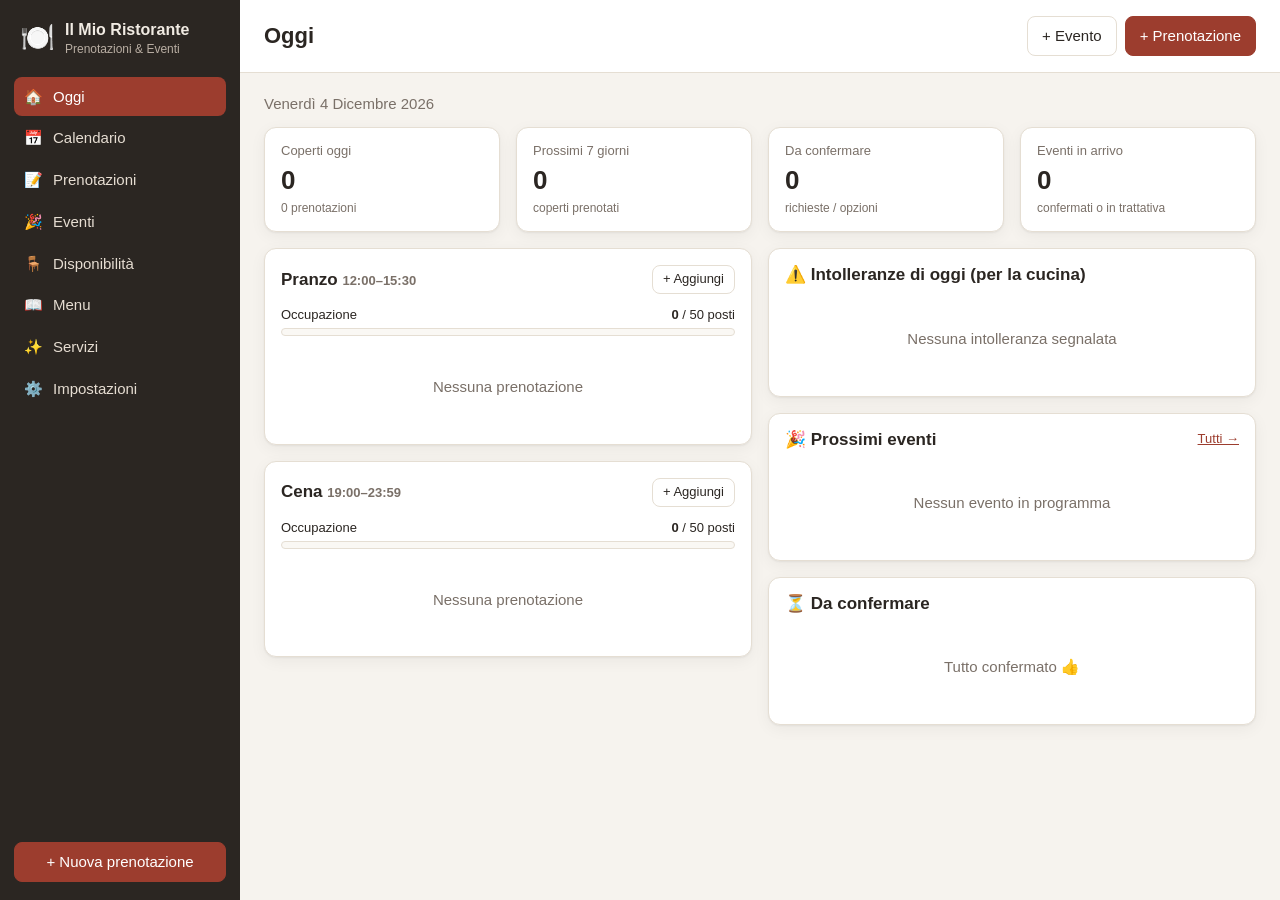
<file: index.html>
<!doctype html>
<html lang="it">
<head>
  <meta charset="utf-8">
  <meta name="viewport" content="width=device-width, initial-scale=1">
  <title>Agenda Ristorante</title>
  <meta name="description" content="Agenda per ristorante: prenotazioni, eventi, disponibilità, menu, intolleranze e servizi aggiuntivi.">
  <link rel="stylesheet" href="styles.css">
</head>
<body>
  <div class="app">
    <aside class="sidebar no-print">
      <div class="brand">
        <span class="brand-logo">🍽️</span>
        <div>
          <div class="brand-name" id="brandName">Agenda Ristorante</div>
          <div class="brand-sub">Prenotazioni &amp; Eventi</div>
        </div>
      </div>
      <nav class="nav" id="nav">
        <a href="#oggi" data-view="oggi"><span>🏠</span><b>Oggi</b></a>
        <a href="#calendario" data-view="calendario"><span>📅</span><b>Calendario</b></a>
        <a href="#prenotazioni" data-view="prenotazioni"><span>📝</span><b>Prenotazioni</b></a>
        <a href="#eventi" data-view="eventi"><span>🎉</span><b>Eventi</b></a>
        <a href="#disponibilita" data-view="disponibilita"><span>🪑</span><b>Disponibilità</b></a>
        <a href="#menu" data-view="menu"><span>📖</span><b>Menu</b></a>
        <a href="#servizi" data-view="servizi"><span>✨</span><b>Servizi</b></a>
        <a href="#impostazioni" data-view="impostazioni"><span>⚙️</span><b>Impostazioni</b></a>
      </nav>
      <button class="btn primary full" id="btnNewSide">+ Nuova prenotazione</button>
    </aside>

    <main class="main">
      <header class="topbar no-print">
        <h1 id="viewTitle">Oggi</h1>
        <span id="syncState" class="badge" hidden></span>
        <div class="topbar-actions">
          <button class="btn" id="btnNewEvent">+ Evento</button>
          <button class="btn primary" id="btnNew">+ Prenotazione</button>
        </div>
      </header>
      <section id="view" class="view"></section>
    </main>
  </div>

  <div class="modal-backdrop" id="modal" hidden>
    <div class="modal" role="dialog" aria-modal="true">
      <div class="modal-head">
        <h2 id="modalTitle"></h2>
        <button class="icon-btn no-print" id="modalClose" aria-label="Chiudi">✕</button>
      </div>
      <div class="modal-body" id="modalBody"></div>
    </div>
  </div>

  <div class="toast" id="toast" hidden></div>

  <div class="auth" id="auth" hidden></div>

  <script src="config.js"></script>
  <script src="app.js"></script>
  <script src="gcal.js"></script>
  <script src="cloud.js"></script>
</body>
</html>
</file>
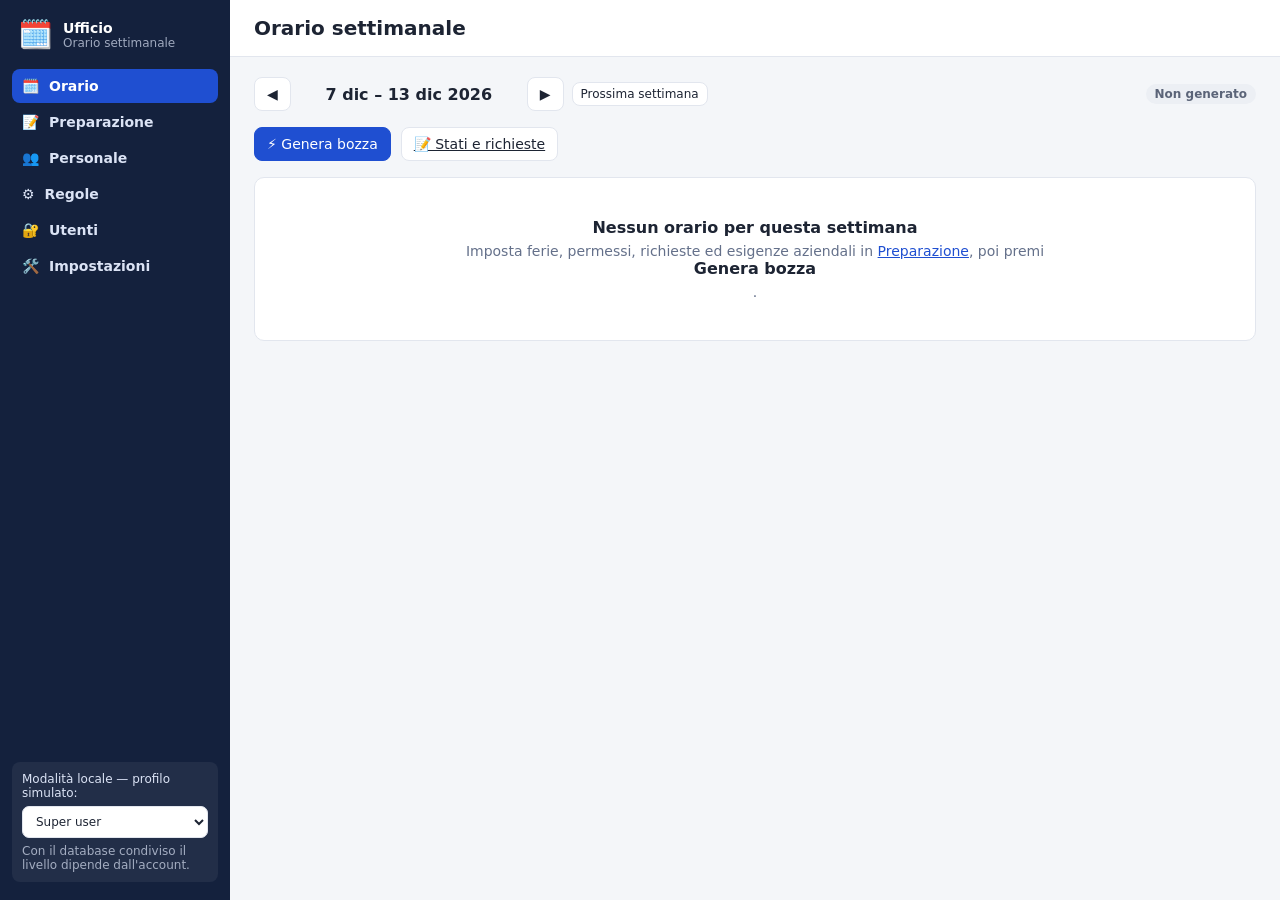
<file: turni/index.html>
<!doctype html>
<html lang="it">
<head>
  <meta charset="utf-8">
  <meta name="viewport" content="width=device-width, initial-scale=1">
  <title>Turni Ufficio</title>
  <meta name="description" content="Generazione e pubblicazione dei turni settimanali dell'ufficio.">
  <link rel="stylesheet" href="styles.css">
</head>
<body>
  <div class="app">
    <aside class="sidebar no-print">
      <div class="brand">
        <span class="brand-logo">🗓️</span>
        <div>
          <div class="brand-name" id="brandName">Turni Ufficio</div>
          <div class="brand-sub">Orario settimanale</div>
        </div>
      </div>
      <nav class="nav" id="nav"></nav>
      <div class="me" id="meBox"></div>
    </aside>

    <main class="main">
      <header class="topbar no-print">
        <h1 id="viewTitle"></h1>
        <span id="syncState" class="badge" hidden></span>
      </header>
      <section id="view" class="view"></section>
    </main>
  </div>

  <div class="modal-backdrop" id="modal" hidden>
    <div class="modal" role="dialog" aria-modal="true">
      <div class="modal-head">
        <h2 id="modalTitle"></h2>
        <button class="icon-btn" data-act="modal-close" aria-label="Chiudi">✕</button>
      </div>
      <div class="modal-body" id="modalBody"></div>
    </div>
  </div>

  <div class="toast" id="toast" hidden></div>
  <div class="auth" id="auth" hidden></div>

  <script src="config.js"></script>
  <script src="app.js"></script>
  <script src="cloud.js"></script>
</body>
</html>
</file>
<file: styles.css>
:root {
  --bg: #f6f3ee;
  --surface: #ffffff;
  --surface-2: #faf8f4;
  --border: #e5ded3;
  --text: #2b2622;
  --muted: #7a7068;
  --primary: #9c3d2e;
  --primary-2: #7e2f23;
  --primary-soft: #f6e5e1;
  --ok: #2f7d4f;
  --ok-soft: #e1f2e7;
  --warn: #b7791f;
  --warn-soft: #fbf0dc;
  --danger: #b42318;
  --danger-soft: #fde8e6;
  --info: #2f5f9c;
  --info-soft: #e3ecf8;
  --radius: 12px;
  --shadow: 0 1px 2px rgba(0,0,0,.05), 0 4px 16px rgba(0,0,0,.05);
}

* { box-sizing: border-box; }
html, body { margin: 0; padding: 0; }
body {
  font-family: -apple-system, BlinkMacSystemFont, "Segoe UI", Roboto, "Helvetica Neue", Arial, sans-serif;
  background: var(--bg);
  color: var(--text);
  font-size: 15px;
  line-height: 1.45;
}
h1, h2, h3, h4 { margin: 0; line-height: 1.2; }
a { color: var(--primary); }
.muted { color: var(--muted); }
.small { font-size: 13px; }
.right { text-align: right; }
.nowrap { white-space: nowrap; }

/* ---------- layout ---------- */
.app { display: flex; min-height: 100vh; }
.sidebar {
  width: 240px; flex-shrink: 0;
  background: #2b2622; color: #f1ebe3;
  padding: 18px 14px; display: flex; flex-direction: column; gap: 18px;
  position: sticky; top: 0; height: 100vh;
}
.brand { display: flex; align-items: center; gap: 10px; padding: 0 6px; }
.brand-logo { font-size: 28px; }
.brand-name { font-weight: 700; font-size: 16px; }
.brand-sub { font-size: 12px; color: #b9aea3; }
.nav { display: flex; flex-direction: column; gap: 2px; flex: 1; }
.nav a {
  display: flex; align-items: center; gap: 10px;
  padding: 9px 10px; border-radius: 8px;
  color: #e6ddd2; text-decoration: none;
}
.nav a b { font-weight: 500; }
.nav a:hover { background: rgba(255,255,255,.07); }
.nav a.active { background: var(--primary); color: #fff; }

.main { flex: 1; min-width: 0; display: flex; flex-direction: column; }
.topbar {
  display: flex; align-items: center; justify-content: space-between; gap: 12px;
  padding: 16px 24px; background: var(--surface);
  border-bottom: 1px solid var(--border);
  position: sticky; top: 0; z-index: 5;
}
.topbar h1 { font-size: 22px; }
.topbar > #syncState { margin-right: auto; }
.topbar-actions { display: flex; gap: 8px; }
.view { padding: 20px 24px 100px; max-width: 1400px; width: 100%; }

/* ---------- components ---------- */
.btn {
  appearance: none; border: 1px solid var(--border); background: var(--surface);
  color: var(--text); padding: 8px 14px; border-radius: 8px; cursor: pointer;
  font: inherit; font-weight: 500; white-space: nowrap;
}
.btn:hover { background: var(--surface-2); }
.btn.primary { background: var(--primary); border-color: var(--primary); color: #fff; }
.btn.primary:hover { background: var(--primary-2); }
.btn.danger { color: var(--danger); border-color: #f1c4bf; }
.btn.danger:hover { background: var(--danger-soft); }
.btn.ghost { border-color: transparent; background: transparent; }
.btn.sm { padding: 4px 10px; font-size: 13px; }
.btn.full { width: 100%; }
.icon-btn { border: none; background: transparent; font-size: 18px; cursor: pointer; padding: 4px 8px; border-radius: 6px; color: var(--muted); }
.icon-btn:hover { background: var(--surface-2); }

.card {
  background: var(--surface); border: 1px solid var(--border);
  border-radius: var(--radius); box-shadow: var(--shadow); padding: 16px;
}
.card + .card { margin-top: 16px; }
.card-head { display: flex; align-items: center; justify-content: space-between; gap: 10px; margin-bottom: 12px; flex-wrap: wrap; }
.card-head h3 { font-size: 17px; }

.grid { display: grid; gap: 16px; }
.grid.cols-2 { grid-template-columns: repeat(2, minmax(0, 1fr)); }
.grid.cols-3 { grid-template-columns: repeat(3, minmax(0, 1fr)); }
.grid.cols-4 { grid-template-columns: repeat(4, minmax(0, 1fr)); }

.stat { padding: 14px 16px; }
.stat .label { font-size: 13px; color: var(--muted); }
.stat .value { font-size: 26px; font-weight: 700; margin-top: 2px; }
.stat .sub { font-size: 12px; color: var(--muted); }

.badge {
  display: inline-flex; align-items: center; gap: 4px;
  padding: 2px 8px; border-radius: 999px; font-size: 12px; font-weight: 600;
  background: var(--surface-2); color: var(--muted); border: 1px solid var(--border);
  white-space: nowrap;
}
.badge.ok { background: var(--ok-soft); color: var(--ok); border-color: transparent; }
.badge.warn { background: var(--warn-soft); color: var(--warn); border-color: transparent; }
.badge.danger { background: var(--danger-soft); color: var(--danger); border-color: transparent; }
.badge.info { background: var(--info-soft); color: var(--info); border-color: transparent; }
.badge.primary { background: var(--primary-soft); color: var(--primary); border-color: transparent; }
.tags { display: flex; flex-wrap: wrap; gap: 4px; }

.toolbar { display: flex; gap: 8px; flex-wrap: wrap; align-items: center; margin-bottom: 14px; }
.toolbar .spacer { flex: 1; }

/* forms */
label.field { display: flex; flex-direction: column; gap: 4px; font-size: 13px; color: var(--muted); font-weight: 500; }
input, select, textarea {
  font: inherit; color: var(--text);
  border: 1px solid var(--border); border-radius: 8px; padding: 8px 10px;
  background: #fff; width: 100%; min-width: 0;
}
input:focus, select:focus, textarea:focus { outline: 2px solid var(--primary-soft); border-color: var(--primary); }
textarea { min-height: 70px; resize: vertical; }
input[type=checkbox], input[type=radio] { width: auto; accent-color: var(--primary); }
.form-grid { display: grid; grid-template-columns: repeat(4, minmax(0, 1fr)); gap: 12px; }
.form-grid .span-2 { grid-column: span 2; }
.form-grid .span-3 { grid-column: span 3; }
.form-grid .span-4 { grid-column: 1 / -1; }
.check { display: inline-flex; align-items: center; gap: 6px; font-size: 14px; color: var(--text); cursor: pointer; padding: 4px 0; }
.check-grid { display: grid; grid-template-columns: repeat(auto-fill, minmax(190px, 1fr)); gap: 2px 14px; }
.pill-choice { display: flex; flex-wrap: wrap; gap: 6px; }
.pill-choice label {
  border: 1px solid var(--border); border-radius: 999px; padding: 6px 12px; cursor: pointer;
  font-size: 14px; background: #fff; user-select: none;
}
.pill-choice input { position: absolute; opacity: 0; pointer-events: none; }
.pill-choice label:has(input:checked) { background: var(--primary); border-color: var(--primary); color: #fff; }

fieldset.section { border: 1px solid var(--border); border-radius: var(--radius); padding: 14px; margin: 0 0 14px; background: var(--surface); }
fieldset.section > legend { font-weight: 700; padding: 0 6px; font-size: 15px; }
details.section { border: 1px solid var(--border); border-radius: var(--radius); margin: 0 0 14px; background: var(--surface); }
details.section > summary { cursor: pointer; padding: 12px 14px; font-weight: 700; list-style: none; display: flex; justify-content: space-between; align-items: center; gap: 8px; }
details.section > summary::-webkit-details-marker { display: none; }
details.section > summary::after { content: "▾"; color: var(--muted); transition: transform .15s; }
details.section[open] > summary::after { transform: rotate(180deg); }
details.section > .section-body { padding: 0 14px 14px; }
.summary-note { font-weight: 400; color: var(--muted); font-size: 13px; margin-left: auto; }

.alert { padding: 10px 12px; border-radius: 8px; font-size: 14px; margin: 8px 0; }
.alert.warn { background: var(--warn-soft); color: #7a5112; }
.alert.danger { background: var(--danger-soft); color: var(--danger); }
.alert.ok { background: var(--ok-soft); color: var(--ok); }
.alert.info { background: var(--info-soft); color: var(--info); }

/* tables */
.table-wrap { overflow-x: auto; }
table { width: 100%; border-collapse: collapse; font-size: 14px; }
th, td { text-align: left; padding: 9px 10px; border-bottom: 1px solid var(--border); vertical-align: top; }
th { font-size: 12px; text-transform: uppercase; letter-spacing: .03em; color: var(--muted); font-weight: 600; background: var(--surface-2); }
tr.clickable { cursor: pointer; }
tr.clickable:hover td { background: var(--surface-2); }

/* booking list items */
.booking {
  display: grid; grid-template-columns: 64px 1fr auto; gap: 12px; align-items: start;
  padding: 12px; border: 1px solid var(--border); border-radius: 10px; background: #fff; cursor: pointer;
  border-left: 4px solid var(--border);
}
.booking + .booking { margin-top: 8px; }
.booking:hover { background: var(--surface-2); }
.booking .time { font-weight: 700; font-size: 17px; }
.booking .who { font-weight: 600; }
.booking .meta { font-size: 13px; color: var(--muted); display: flex; flex-wrap: wrap; gap: 4px 12px; margin-top: 2px; }
.booking .covers { text-align: right; font-weight: 700; font-size: 18px; }
.booking .covers small { display: block; font-weight: 500; font-size: 12px; color: var(--muted); }
.booking.st-confermata, .booking.st-caparra { border-left-color: var(--ok); }
.booking.st-richiesta { border-left-color: var(--warn); }
.booking.st-opzionata { border-left-color: var(--info); }
.booking.st-annullata, .booking.st-noshow { border-left-color: var(--danger); opacity: .6; }
.booking.st-completata { border-left-color: #8a8178; }

/* occupancy bar */
.occ { margin: 6px 0; }
.occ-head { display: flex; justify-content: space-between; font-size: 13px; margin-bottom: 3px; gap: 8px; }
.occ-bar { height: 8px; background: var(--surface-2); border-radius: 999px; overflow: hidden; border: 1px solid var(--border); }
.occ-bar > span { display: block; height: 100%; background: var(--ok); }
.occ-bar.mid > span { background: var(--warn); }
.occ-bar.full > span { background: var(--danger); }

/* calendar */
.cal-head { display: flex; align-items: center; gap: 8px; margin-bottom: 12px; flex-wrap: wrap; }
.cal-head h2 { font-size: 20px; min-width: 200px; text-transform: capitalize; }
.cal { display: grid; grid-template-columns: repeat(7, minmax(0, 1fr)); gap: 6px; }
.cal .dow { font-size: 12px; color: var(--muted); text-transform: uppercase; font-weight: 600; padding: 4px 6px; }
.cal .day {
  background: #fff; border: 1px solid var(--border); border-radius: 10px; min-height: 112px;
  padding: 6px; cursor: pointer; display: flex; flex-direction: column; gap: 3px; overflow: hidden;
}
.cal .day:hover { border-color: var(--primary); }
.cal .day.other { opacity: .45; }
.cal .day.today { outline: 2px solid var(--primary); outline-offset: -1px; }
.cal .day.closed { background: repeating-linear-gradient(45deg, #f4f0ea, #f4f0ea 6px, #efe9e1 6px, #efe9e1 12px); }
.cal .num { font-weight: 700; font-size: 14px; display: flex; justify-content: space-between; align-items: center; }
.cal .turn { font-size: 11px; display: flex; justify-content: space-between; gap: 4px; padding: 1px 5px; border-radius: 5px; background: var(--ok-soft); color: var(--ok); }
.cal .turn.mid { background: var(--warn-soft); color: var(--warn); }
.cal .turn.full { background: var(--danger-soft); color: var(--danger); }
.cal .evdot { display: none; font-size: 11px; }
.cal .ev { font-size: 11px; background: var(--primary-soft); color: var(--primary); border-radius: 5px; padding: 1px 5px; white-space: nowrap; overflow: hidden; text-overflow: ellipsis; }

/* menu */
.dish { display: flex; justify-content: space-between; gap: 10px; padding: 8px 0; border-bottom: 1px dashed var(--border); }
.dish:last-child { border-bottom: none; }
.dish .name { font-weight: 600; }
.dish.flagged .name { color: var(--danger); }
.course-title { font-size: 13px; text-transform: uppercase; letter-spacing: .05em; color: var(--primary); font-weight: 700; margin: 12px 0 4px; }
.course-title:first-child { margin-top: 0; }

.totals { display: grid; grid-template-columns: 1fr auto; gap: 4px 16px; font-size: 14px; }
.totals .grand { font-size: 18px; font-weight: 700; border-top: 1px solid var(--border); padding-top: 6px; margin-top: 4px; }

.row-list .row { display: grid; gap: 8px; align-items: center; margin-bottom: 8px; }
.intol-row { grid-template-columns: 1.4fr 80px 1.6fr auto; }

.empty { text-align: center; padding: 30px 10px; color: var(--muted); }

/* modal */
.modal-backdrop {
  position: fixed; inset: 0; background: rgba(30, 24, 20, .5); z-index: 50;
  display: flex; align-items: flex-start; justify-content: center; padding: 30px 16px; overflow-y: auto;
}
.modal-backdrop[hidden] { display: none; }
.modal { background: var(--bg); border-radius: 16px; width: 100%; max-width: 980px; box-shadow: 0 20px 60px rgba(0,0,0,.3); }
.modal-head { display: flex; justify-content: space-between; align-items: center; padding: 16px 20px; border-bottom: 1px solid var(--border); background: var(--surface); border-radius: 16px 16px 0 0; position: sticky; top: -30px; z-index: 2; }
.modal-head h2 { font-size: 19px; }
.modal-body { padding: 18px 20px; }
.modal-foot { display: flex; gap: 8px; justify-content: flex-end; flex-wrap: wrap; padding-top: 6px; }
.modal-foot .spacer { flex: 1; }

.toast {
  position: fixed; bottom: 24px; left: 50%; transform: translateX(-50%);
  background: #2b2622; color: #fff; padding: 10px 18px; border-radius: 10px; z-index: 100;
  box-shadow: var(--shadow); font-size: 14px;
}
.toast[hidden] { display: none; }

/* login */
body.locked { overflow: hidden; }
.auth {
  position: fixed; inset: 0; z-index: 200; background: var(--bg);
  display: flex; align-items: center; justify-content: center; padding: 16px; overflow-y: auto;
}
.auth[hidden] { display: none; }
.auth-card {
  background: var(--surface); border: 1px solid var(--border); border-radius: 16px; box-shadow: var(--shadow);
  width: 100%; max-width: 380px; padding: 28px 24px; display: flex; flex-direction: column; gap: 12px; text-align: center;
}
.auth-card .field { text-align: left; }
.auth-logo { font-size: 42px; }
.auth-card h2 { font-size: 22px; }
.auth-card p { margin: 0; }
.auth-links { display: flex; justify-content: space-between; gap: 10px; flex-wrap: wrap; font-size: 13px; }

/* print sheet */
.sheet h3 { margin: 14px 0 6px; font-size: 15px; border-bottom: 1px solid var(--border); padding-bottom: 4px; }
.sheet .kv { display: grid; grid-template-columns: 170px 1fr; gap: 3px 12px; font-size: 14px; }
.sheet .kv dt { color: var(--muted); }
.sheet .kv dd { margin: 0; }

/* ---------- responsive ---------- */
@media (max-width: 1100px) {
  .grid.cols-4 { grid-template-columns: repeat(2, minmax(0, 1fr)); }
  .grid.cols-3 { grid-template-columns: repeat(2, minmax(0, 1fr)); }
}
@media (max-width: 860px) {
  .app { flex-direction: column; }
  .sidebar {
    position: fixed; bottom: 0; top: auto; left: 0; right: 0; width: 100%; height: auto;
    flex-direction: row; padding: 4px; z-index: 20; gap: 0;
  }
  .brand, .sidebar .btn { display: none; }
  .nav { flex-direction: row; overflow-x: auto; gap: 0; }
  .nav a { flex-direction: column; gap: 0; font-size: 11px; padding: 6px 8px; min-width: 66px; text-align: center; }
  .nav a span { font-size: 18px; }
  .topbar { padding: 12px 16px; }
  .topbar h1 { font-size: 18px; }
  .view { padding: 16px 16px 100px; }
  .grid.cols-2, .grid.cols-3 { grid-template-columns: minmax(0, 1fr); }
  .form-grid { grid-template-columns: repeat(2, minmax(0, 1fr)); }
  .form-grid .span-3 { grid-column: 1 / -1; }
  .cal { gap: 3px; }
  .cal .day { min-height: 70px; padding: 4px; }
  .cal .turn span:first-child { display: none; }
  .cal .ev { display: none; }
  .cal .closed-lbl { display: none; }
  .cal .evdot { display: inline; }
  .cal .turn { padding: 1px 3px; font-size: 10px; }
  .intol-row { grid-template-columns: 1fr 70px auto; }
  .intol-row .intol-note { grid-column: 1 / -1; grid-row: 2; }
  .modal-backdrop { padding: 0; }
  .modal { border-radius: 0; min-height: 100vh; }
  .modal-head { border-radius: 0; top: 0; }
  .sheet .kv { grid-template-columns: 120px 1fr; }
}
@media (max-width: 480px) {
  .grid.cols-4 { grid-template-columns: repeat(2, minmax(0, 1fr)); }
  .form-grid { grid-template-columns: minmax(0, 1fr); }
  .form-grid .span-2 { grid-column: 1 / -1; }
  .booking { grid-template-columns: 52px 1fr; }
  .booking .covers { grid-column: 1 / -1; text-align: left; }
  .topbar-actions .btn:not(.primary) { display: none; }
}

@media print {
  body { background: #fff; }
  .no-print, .sidebar, .topbar, .view, .modal-foot { display: none !important; }
  .modal-backdrop { position: static; background: none; padding: 0; display: block; }
  .modal { box-shadow: none; max-width: none; background: #fff; }
  .modal-head { position: static; border: none; }
}
.badge[hidden] { display: none; }
.grid > .card + .card { margin-top: 0; }
</file>
<file: turni/styles.css>
:root {
  --bg: #f4f6f9;
  --panel: #ffffff;
  --ink: #1d2433;
  --muted: #64708a;
  --line: #e2e6ee;
  --brand: #1f4fd1;
  --brand-ink: #ffffff;
  --side: #14213d;
  --side-ink: #dbe3f5;
  --m-bg: #dbe8ff; --m-ink: #1742a8;
  --p-bg: #ffe9c7; --p-ink: #8a4b00;
  --ass-bg: #fde2e2; --ass-ink: #a12626;
  --rp-bg: #eceff4; --rp-ink: #5b6478;
  --req-bg: #efe4ff; --req-ink: #5b2aa8;
  --az-bg: #d8f5ee; --az-ink: #0d6b55;
  --ok: #138a4a; --warn: #b26a00; --danger: #c0262d;
  --radius: 10px;
  font-family: system-ui, -apple-system, "Segoe UI", Roboto, sans-serif;
  color: var(--ink);
}
* { box-sizing: border-box; }
body { margin: 0; background: var(--bg); font-size: 14px; }
h1, h2, h3 { margin: 0; }
a { color: var(--brand); }
.app { display: flex; min-height: 100vh; }

/* sidebar */
.sidebar { width: 230px; background: var(--side); color: var(--side-ink); padding: 18px 12px; display: flex; flex-direction: column; gap: 18px; position: sticky; top: 0; height: 100vh; }
.brand { display: flex; gap: 10px; align-items: center; padding: 0 6px; }
.brand-logo { font-size: 28px; }
.brand-name { font-weight: 700; color: #fff; }
.brand-sub { font-size: 12px; opacity: .7; }
.nav { display: flex; flex-direction: column; gap: 2px; }
.nav a { display: flex; gap: 10px; align-items: center; padding: 9px 10px; border-radius: 8px; color: var(--side-ink); text-decoration: none; }
.nav a:hover { background: rgba(255,255,255,.07); }
.nav a.active { background: var(--brand); color: #fff; }
.me { margin-top: auto; font-size: 12px; display: flex; flex-direction: column; gap: 6px; padding: 10px; background: rgba(255,255,255,.06); border-radius: 8px; }
.me select { width: 100%; }
.me .lvl { font-weight: 700; color: #fff; }

.main { flex: 1; min-width: 0; display: flex; flex-direction: column; }
.topbar { display: flex; align-items: center; gap: 12px; padding: 16px 24px; background: var(--panel); border-bottom: 1px solid var(--line); }
.topbar h1 { font-size: 20px; }
.view { padding: 20px 24px 40px; display: flex; flex-direction: column; gap: 16px; }

/* elementi comuni */
.card { background: var(--panel); border: 1px solid var(--line); border-radius: var(--radius); padding: 16px; }
.card h3 { font-size: 15px; margin-bottom: 10px; }
.row { display: flex; gap: 10px; align-items: center; flex-wrap: wrap; }
.spacer { flex: 1; }
.muted { color: var(--muted); }
.small { font-size: 12px; }
.btn { border: 1px solid var(--line); background: var(--panel); color: var(--ink); padding: 8px 12px; border-radius: 8px; cursor: pointer; font: inherit; white-space: nowrap; }
.btn:hover { border-color: #b9c2d3; }
.btn.primary { background: var(--brand); border-color: var(--brand); color: var(--brand-ink); }
.btn.danger { color: var(--danger); }
.btn.ok { background: var(--ok); border-color: var(--ok); color: #fff; }
.btn.sm { padding: 4px 8px; font-size: 12px; }
.btn.full { width: 100%; }
.icon-btn { border: 0; background: none; font-size: 18px; cursor: pointer; color: var(--muted); }
.badge { display: inline-block; padding: 3px 9px; border-radius: 999px; font-size: 12px; font-weight: 600; background: var(--rp-bg); color: var(--rp-ink); }
.badge.ok { background: #d9f4e4; color: var(--ok); }
.badge.warn { background: #fff0d4; color: var(--warn); }
.badge.danger { background: var(--ass-bg); color: var(--danger); }
input, select, textarea { font: inherit; padding: 7px 9px; border: 1px solid var(--line); border-radius: 7px; background: #fff; color: var(--ink); }
input[type=checkbox] { width: 16px; height: 16px; }
input[type=number] { width: 70px; }
input.hhmm { width: 62px; text-align: center; padding: 5px; }
.badge[hidden] { display: none; }
textarea { width: 100%; min-height: 140px; }
.field { display: flex; flex-direction: column; gap: 4px; margin-bottom: 12px; }
.field label { font-size: 12px; color: var(--muted); font-weight: 600; }
fieldset { border: 0; padding: 0; margin: 0; min-width: 0; }
.empty { text-align: center; padding: 40px 20px; color: var(--muted); }
.empty b { display: block; font-size: 16px; color: var(--ink); margin-bottom: 6px; }

/* settimana */
.weeknav { display: flex; align-items: center; gap: 8px; flex-wrap: wrap; }
.weeknav .label { font-weight: 700; font-size: 16px; min-width: 220px; text-align: center; }
.seg { display: inline-flex; border: 1px solid var(--line); border-radius: 8px; overflow: hidden; }
.seg button { border: 0; background: var(--panel); padding: 7px 12px; cursor: pointer; font: inherit; }
.seg button.on { background: var(--brand); color: #fff; }

/* tabelle */
.tablewrap { overflow-x: auto; background: var(--panel); border: 1px solid var(--line); border-radius: var(--radius); }
table { border-collapse: collapse; width: 100%; }
th, td { padding: 7px 9px; border-bottom: 1px solid var(--line); text-align: left; vertical-align: middle; }
th { font-size: 12px; color: var(--muted); font-weight: 600; background: #fafbfd; white-space: nowrap; }
tr.grp td { background: #f3f5fa; font-weight: 700; font-size: 12px; color: var(--muted); letter-spacing: .04em; }
tr.me-row td { background: #fffbe6; }
td.name { white-space: nowrap; font-weight: 600; }
.grid td.cell { text-align: center; min-width: 92px; cursor: default; }
.grid.editable td.cell { cursor: pointer; }
.grid.editable td.cell:hover { outline: 2px solid var(--brand); outline-offset: -2px; }
.chip { display: inline-flex; flex-direction: column; align-items: center; padding: 4px 8px; border-radius: 7px; font-weight: 700; line-height: 1.15; min-width: 70px; }
.chip small { font-weight: 500; font-size: 11px; }
.t-M { background: var(--m-bg); color: var(--m-ink); }
.t-P { background: var(--p-bg); color: var(--p-ink); }
.c-ass { background: var(--ass-bg); color: var(--ass-ink); }
.c-rp { background: var(--rp-bg); color: var(--rp-ink); }
.c-x { color: var(--muted); }
.tag { display: inline-block; font-size: 10px; font-weight: 700; padding: 1px 5px; border-radius: 4px; background: #222b3d; color: #fff; margin-top: 2px; }
.flag { font-size: 11px; margin-left: 2px; }
tfoot td { font-size: 12px; background: #fafbfd; text-align: center; }
tfoot td:first-child { text-align: left; font-weight: 700; }
.cov { display: block; }
.cov.short { color: var(--danger); font-weight: 700; }
.cov.ok { color: var(--ok); }

/* vista per turno */
.byshift { display: grid; grid-template-columns: repeat(auto-fit, minmax(190px, 1fr)); gap: 12px; }
.day { background: var(--panel); border: 1px solid var(--line); border-radius: var(--radius); padding: 12px; }
.day h4 { margin: 0 0 8px; font-size: 14px; }
.shift { border-radius: 8px; padding: 8px; margin-bottom: 8px; }
.shift .h { font-weight: 700; font-size: 12px; margin-bottom: 4px; display: flex; justify-content: space-between; }
.shift ul { margin: 0; padding-left: 16px; }
.shift li { margin: 2px 0; }

/* preparazione */
.prep select { padding: 4px 6px; font-size: 12px; width: 100%; min-width: 120px; }
.s-richiesta { background: var(--req-bg) !important; color: var(--req-ink); }
.s-aziendale { background: var(--az-bg) !important; color: var(--az-ink); }
.s-assenza { background: var(--ass-bg) !important; color: var(--ass-ink); }
.legend { display: flex; gap: 8px; flex-wrap: wrap; font-size: 12px; }
.legend span { padding: 3px 8px; border-radius: 6px; }

/* avvisi */
.alerts { margin: 0; padding-left: 18px; }
.alerts li { margin: 3px 0; }
.alerts .bad { color: var(--danger); }

/* regole */
.rules { display: flex; flex-direction: column; gap: 10px; }
.rule { border: 1px solid var(--line); border-radius: var(--radius); padding: 12px 14px; display: grid; grid-template-columns: 34px 1fr; gap: 4px 10px; background: #fff; }
.rule .n { grid-row: span 3; width: 28px; height: 28px; border-radius: 50%; background: var(--brand); color: #fff; display: grid; place-items: center; font-weight: 700; }
.rule .t { font-weight: 700; display: flex; gap: 10px; align-items: center; flex-wrap: wrap; }
.rule .d { color: var(--muted); font-size: 13px; }
.rule .p { display: flex; gap: 14px; flex-wrap: wrap; align-items: center; margin-top: 4px; }
.rule .p label { display: flex; gap: 6px; align-items: center; }
.switch { display: inline-flex; gap: 6px; align-items: center; font-weight: 500; font-size: 13px; }
.matrix td, .matrix th { text-align: center; }
.matrix td:first-child, .matrix th:first-child { text-align: left; }
.yes { color: var(--ok); font-weight: 700; }
.no { color: #c3c9d6; }

.print-only { display: none; }

/* modal, toast, auth */
.modal-backdrop { position: fixed; inset: 0; background: rgba(15,22,40,.45); display: grid; place-items: center; padding: 16px; z-index: 50; }
.modal-backdrop[hidden] { display: none; }
.modal { background: var(--panel); border-radius: 12px; width: min(560px, 100%); max-height: 90vh; overflow: auto; box-shadow: 0 20px 60px rgba(0,0,0,.25); }
.modal-head { display: flex; justify-content: space-between; align-items: center; padding: 14px 18px; border-bottom: 1px solid var(--line); }
.modal-head h2 { font-size: 17px; }
.modal-body { padding: 16px 18px; }
.modal-actions { display: flex; gap: 8px; justify-content: flex-end; margin-top: 8px; }
.radios { display: flex; flex-wrap: wrap; gap: 8px; }
.radios label { border: 1px solid var(--line); border-radius: 8px; padding: 7px 10px; display: flex; gap: 6px; align-items: center; cursor: pointer; }
.toast { position: fixed; bottom: 20px; left: 50%; transform: translateX(-50%); background: #1d2433; color: #fff; padding: 10px 16px; border-radius: 8px; z-index: 60; }
.toast[hidden] { display: none; }
.auth { position: fixed; inset: 0; background: var(--bg); display: grid; place-items: center; z-index: 70; padding: 16px; }
.auth[hidden] { display: none; }
.auth-card { background: var(--panel); border: 1px solid var(--line); border-radius: 14px; padding: 28px; width: min(380px, 100%); display: flex; flex-direction: column; gap: 12px; text-align: center; }
.auth-card .field { text-align: left; margin: 0; }
.auth-card h2 { font-size: 20px; }
.auth-links { display: flex; justify-content: space-between; gap: 10px; flex-wrap: wrap; font-size: 13px; }
.msg { font-size: 13px; padding: 8px 10px; border-radius: 8px; background: #e8f0ff; text-align: left; }
.msg.err { background: var(--ass-bg); color: var(--danger); }

@media (max-width: 820px) {
  .app { flex-direction: column; }
  .sidebar { width: auto; height: auto; position: static; padding: 10px 16px; gap: 10px; }
  .nav { flex-direction: row; overflow-x: auto; }
  .nav a { white-space: nowrap; }
  .me { margin-top: 0; }
  .topbar, .view { padding-left: 16px; padding-right: 16px; }
}
@media print {
  .print-only { display: block !important; }
  .no-print, .sidebar, .topbar, .noprint { display: none !important; }
  body { background: #fff; }
  .view { padding: 0; }
  .tablewrap, .card { border: 0; }
  .chip { min-width: 0; }
}
</file>
